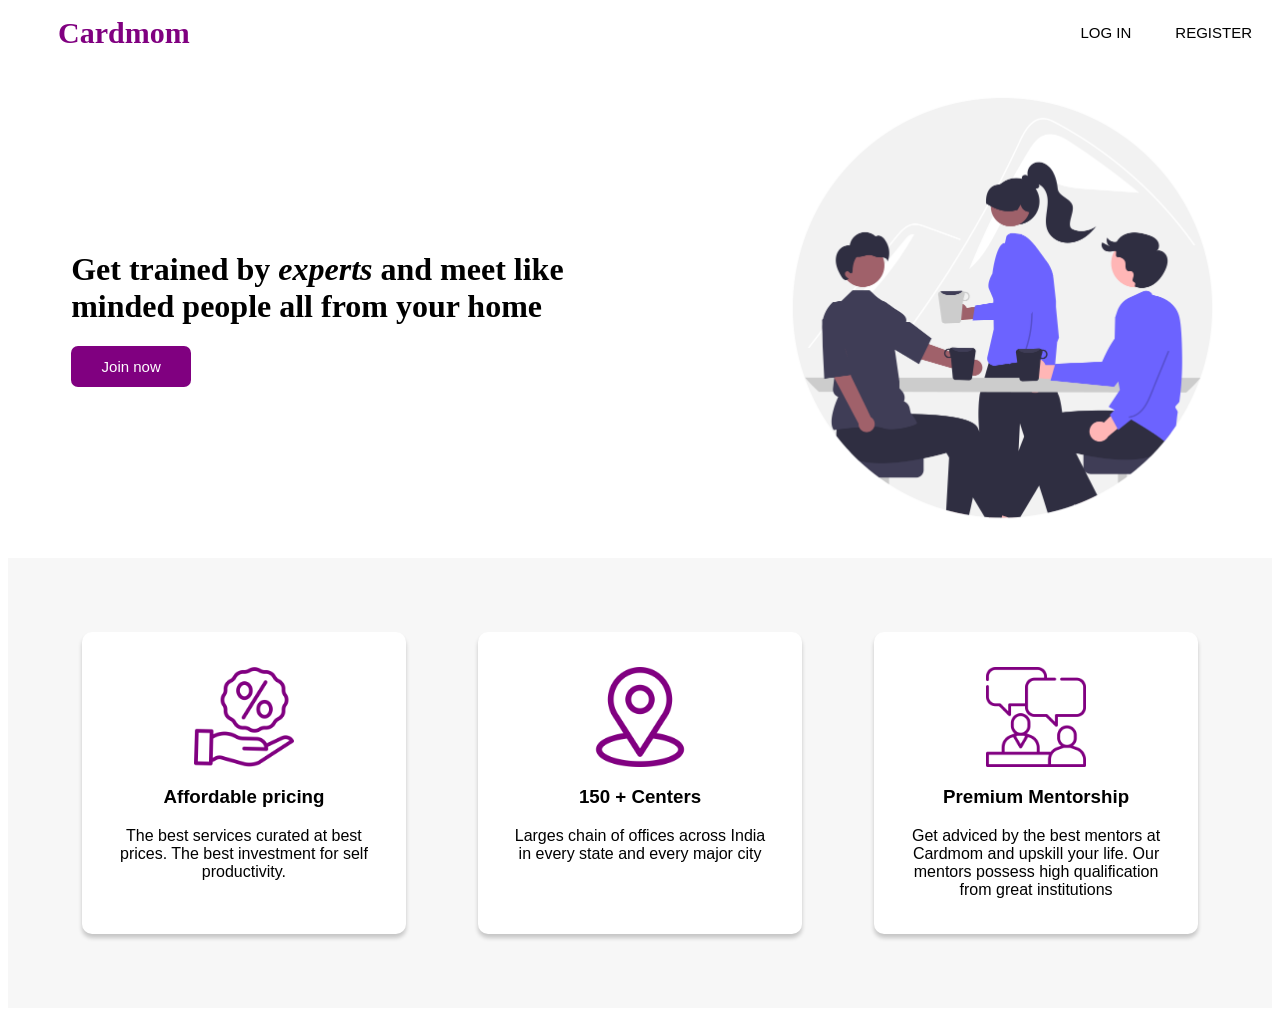
<file: Mini Projects/cardmom/index.html>
<!DOCTYPE html>
<html lang="en" dir="ltr">

<head>
  <meta charset="utf-8">
  <title>Welcome to Cardmom</title>

  <link rel="stylesheet" href="style.css">

  <link rel="stylesheet" href="https://cdn-uicons.flaticon.com/uicons-regular-rounded/css/uicons-regular-rounded.css">
</head>
</head>

<body>
  <div class="container">
    <nav>
      <label class="logo"> <b> Cardmom </b></label>

      <ul>
        <li>LOG IN</li>
        <li>REGISTER</li>
      </ul>
    </nav>

    <div class="banner">

      <div class="banner-box">
        <h1 class="banner-text">
          Get trained by <em>experts</em> and meet like minded people all from your home
        </h1>
        <button type="button">Join now</button>
      </div>
      <img class="banner-img" src="images/conv.png" alt="">
    </div>

    <div class="features">

      <div class="feature">
        <img src="images/money.png" alt="">
        <h3>Affordable pricing</h3>
        <label>The best services curated at best prices. The best investment for self productivity.</label>
      </div>

      <div class="feature">
        <img src="images/location.png" alt="">
        <h3>150 + Centers</h3>
        <label>Larges chain of offices across India in every state and every major city</label>
      </div>

      <div class="feature">
        <img src="images/mentor.png" alt="">
        <h3>Premium Mentorship</h3>
        <label>Get adviced by the best mentors at Cardmom and upskill your life. Our mentors possess high qualification from great institutions</label>
      </div>
    </div>

    <i class="fi fi-rr-home"></i>





</body>


</html>
</file>
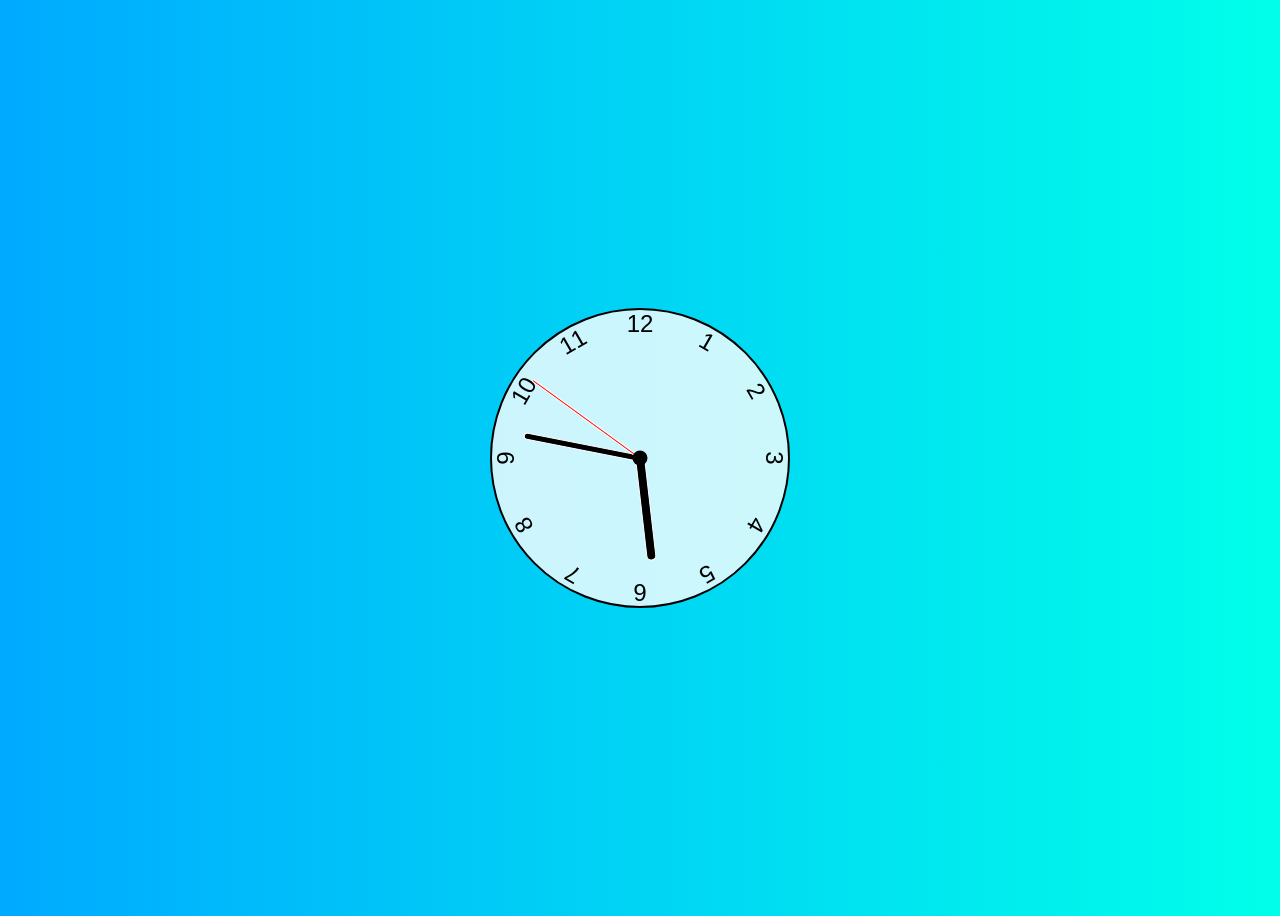
<file: Mini Projects/Clock/index.html>
<!DOCTYPE html>
<html lang="en">
<head>
  <meta charset="UTF-8">
  <meta name="viewport" content="width=device-width, initial-scale=1.0">
  <meta http-equiv="X-UA-Compatible" content="ie=edge">
  <link href="styles.css" rel="stylesheet">
  <script defer src="script.js"></script>
  <title>Clock</title>
</head>
<body>
  <div class="clock">
    <div class="hand hour" data-hour-hand></div>
    <div class="hand minute" data-minute-hand></div>
    <div class="hand second" data-second-hand></div>
    <div class="number number1">1</div>
    <div class="number number2">2</div>
    <div class="number number3">3</div>
    <div class="number number4">4</div>
    <div class="number number5">5</div>
    <div class="number number6">6</div>
    <div class="number number7">7</div>
    <div class="number number8">8</div>
    <div class="number number9">9</div>
    <div class="number number10">10</div>
    <div class="number number11">11</div>
    <div class="number number12">12</div>
  </div>
</body>
</html>
</file>
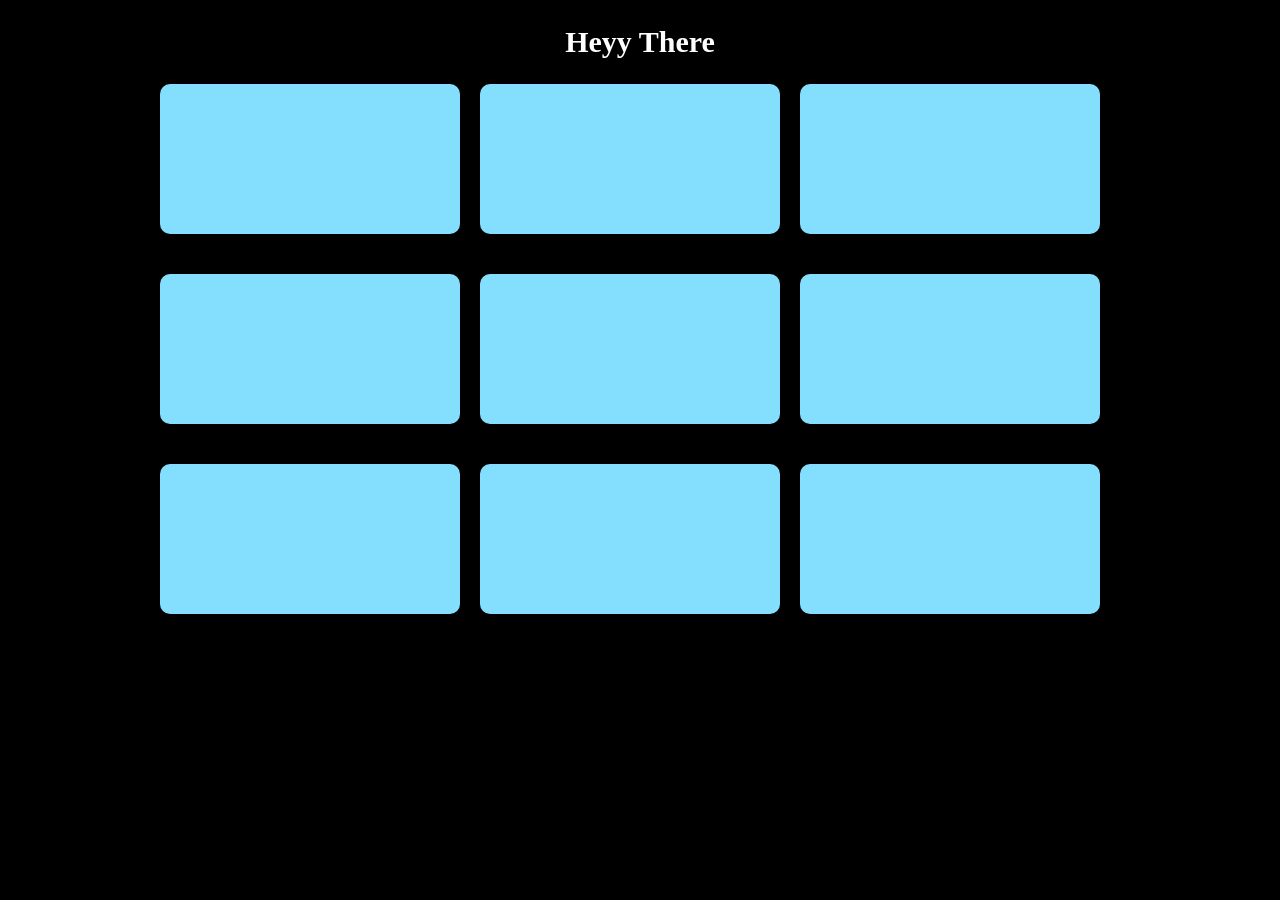
<file: Mini Projects/Grid/index.html>
<!DOCTYPE html>
<html lang="en" dir="ltr">
  <head>
    <meta charset="utf-8">
    <title>Grid</title>
    <link rel="stylesheet" href="style.css">
  </head>
  <body>
    <nav>
          <h1>Heyy There</h1>
    </nav>
         <div class="main">
             <div class="row">
                 <div class="box">

                 </div>
                 <div class="box">

                 </div>
                 <div class="box">

                 </div>
             </div>

             <div class="row">
                 <div class="box">

                 </div>
                 <div class="box">

                 </div>
                 <div class="box">

                 </div>
             </div>

             <div class="row">
                 <div class="box">

                 </div>
                 <div class="box">

                 </div>
                 <div class="box">

                 </div>
             </div>

         </div>
  </body>
</html>
</file>
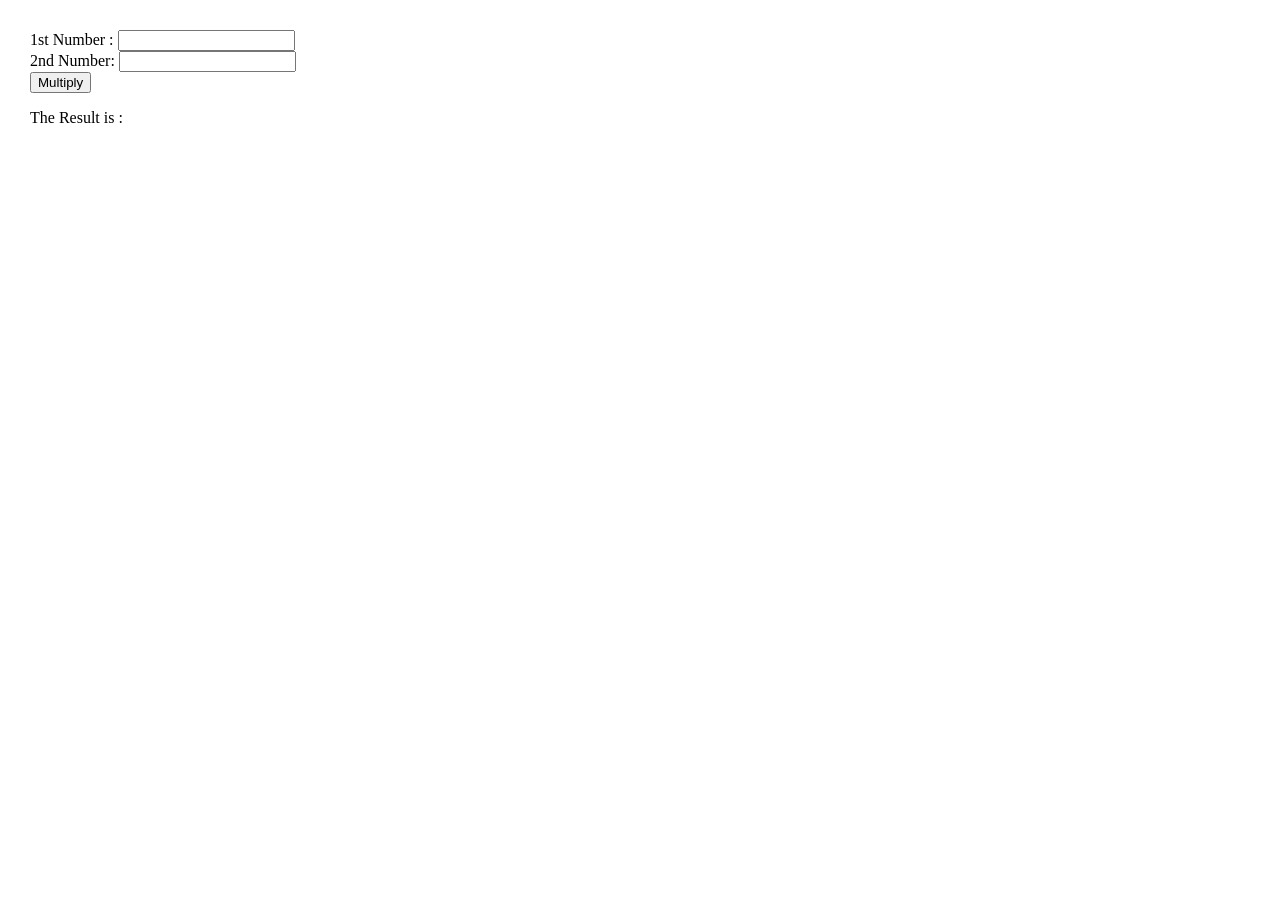
<file: Basic/code/program_32.html>
<!DOCTYPE html>
<html>
  
<head>
  <style type="text/css">
    body {
      margin: 30px;
    }
  </style>
</head>
  
<body>
  <form>
    1st Number : <input type="text" 
    id="firstNumber" /><br>
    2nd Number: <input type="text" 
    id="secondNumber" /><br>
    <input type="button" onClick="multiplyBy()" 
    Value="Multiply" /><br>
  </form>
  
  <p>The Result is : <br>
   <span id = "result"></span>
  </p>
  
  
  <script>
    function multiplyBy()
    {
      num1 = document.getElementById(
        "firstNumber").value;
      num2 = document.getElementById(
        "secondNumber").value;
      document.getElementById(
        "result").innerHTML = num1 * num2;
    }
  </script>
</body>
  
</html>
</file>
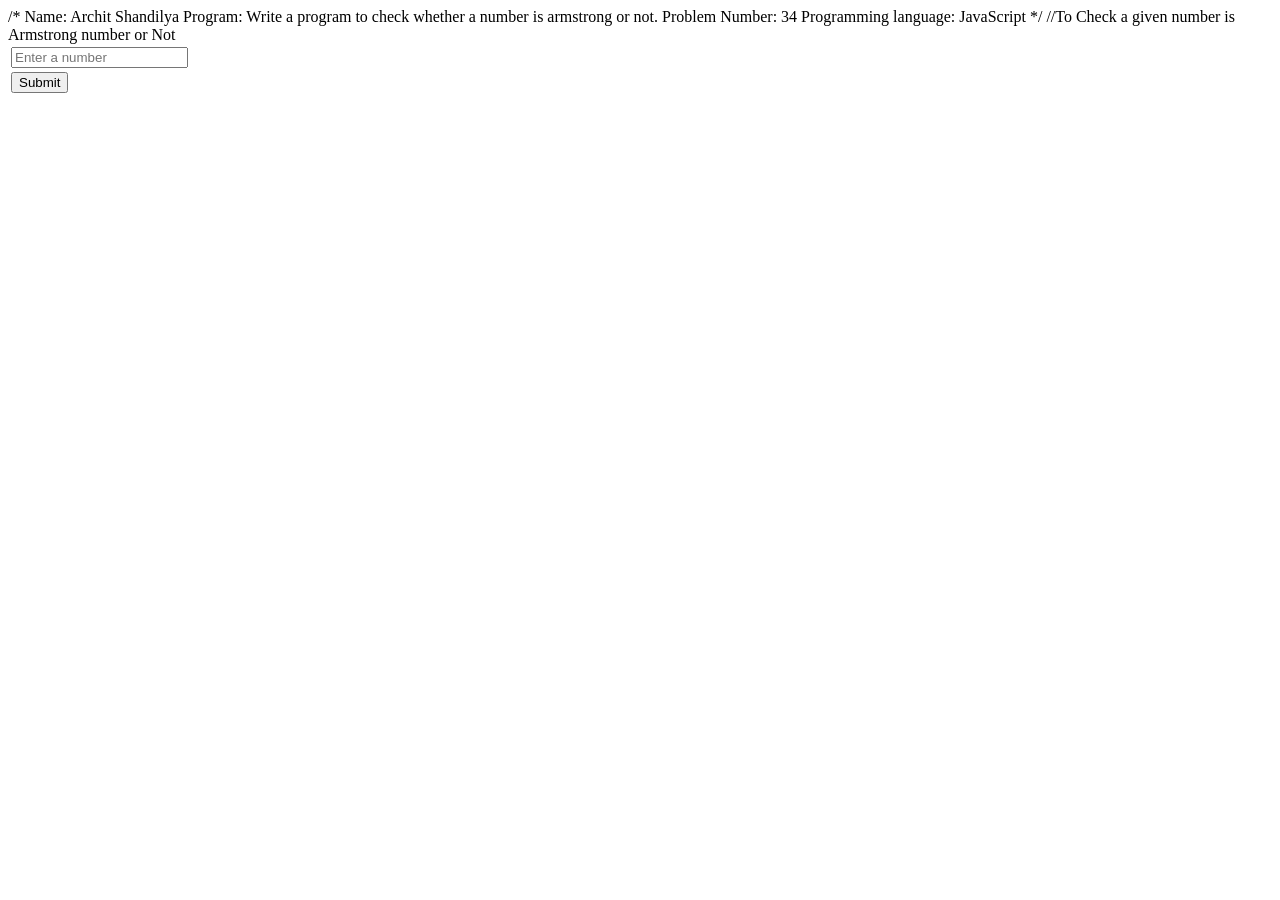
<file: Basic/JavaScript/problem_34.html>
/*
Name: Archit Shandilya
Program: Write a program to check whether a number is armstrong or not.
Problem Number: 34
Programming language: JavaScript

*/

//To Check a given number is Armstrong number or Not
<html>
<head>
<title>JavaScript program to Check a given number is Armstrong number or Not</title>
</head>
<body>
<table>
<tr>
<td> <input type="text" name="a" id="first" placeholder="Enter a number"> </td>
</tr>
<tr>
<td> <button onclick="armstrong ()" >Submit</button> </td>
</tr>
</table>
<div id ="num"></div>
</body>

<script type="text/javascript">
function armstrong()
{
var r,n,sum = 0;
n = parseInt(document.getElementById ("first").value);
n1 = n;
while(n > 0)
{
r = n%10;
sum = sum+(r*r*r);
n = parseInt(n/10);
}
if(sum == n1)
{
document.getElementById ("num").innerHTML = n1+" is an Armstrong number ";
}
else
{
document.getElementById ("num").innerHTML = n1+" is not an Armstrong number";
}
}
</script>
</html>
</file>
<file: Mini Projects/cardmom/style.css>
ul {
  list-style: none;
}

li {
  display: inline;
  margin: 0 20px;
  font-size: 15px;
  font-family: sans-serif;
  cursor: pointer;
}

li:hover{
  color: purple;
  font-weight: bold;
}

nav {
  display: flex;
  justify-content: space-between;
  align-items: center;
}

.space {
  width: 63%;
}

.logo {
  font-size: 30px;
  margin-left: 50px;
  color: purple;
}

.banner {
  display: flex;
  align-items: center;
  justify-content: space-between;
}

.banner-img {
  height: 500px;
}

.banner-text {
  width: 500px;
}

.banner-box {
  padding-left: 5%;
}

button {
  background-color: purple;
  color: white;
  border: none;
  padding: 12px;
  border-radius: 7px;
  width: 120px;
  font-size: 15px;
  cursor: pointer;
}

.features {
  display: flex;
  justify-content: center;
  padding: 3%;
  background-color: #f7f7f7;
  width: fill;

}

.feature {
  display: flex;
  flex-direction: column;
  align-items: center;
  width: 30%;
  box-shadow: 0 4px 4px 0 rgba(0, 0, 0, 0.2);
  transition: 0.3s;
  border-radius: 10px;
  margin: 3%;
  padding: 3%;
  cursor: pointer;
  background-color: white;
  font-family: sans-serif;
}

.feature:hover{
    box-shadow: 0 10px 15px 0 rgba(0, 0, 0, 0.2);
}

.feature>img {
  height: 100px;
  width: 100px;
}

label {
  text-align: center;
  font-size: 1rem;
}

h3{
  text-align: center;
}

@media all and (max-width:1000px) {
  .banner {
    display: inline-block;
    width: 100%;
  }

  .banner-box {
    padding-left: 3%;
  }

  .banner-text {
    font-size: 100px;
    width: 80%;
  }

  button {
    background-color: purple;
    color: white;
    border: none;
    padding: 50px;
    border-radius: 18px;
    width: 50%;
    font-size: 50px;
  }

  .logo {
    font-size: 60px;
    margin: 50px;
    color: purple;
  }

  .banner-img {
    width: 80%;
    height: auto;
  }

  li {
    display: inline;
    margin: 0 10px;
    font-size: 35px;
    font-family: sans-serif;
  }

  .space {
    width: 20%;
  }

  .feature{
    width: 100%;
    border-radius: 20px;
    padding: 5%;
  }

  .features{
     flex-wrap: wrap;
  }

  .feature > h3 {
    font-size: 36px;

  }

  .feature > label{

    font-size: 24px;

  }

  .feature>img {
    height: 150px;
    width: 150px;
  }

}
</file>
<file: Mini Projects/Clock/styles.css>
*, *::after, *::before {
    box-sizing: border-box;
    font-family: Gotham Rounded, sans-serif;
  }
  
  body {
    background: linear-gradient(to right, hsl(200, 100%, 50%), hsl(175, 100%, 50%));
    display: flex;
    justify-content: center;
    align-items: center;
    min-height: 100vh;
    overflow: hidden;
  }
  
  .clock {
    width: 300px;
    height: 300px;
    background-color: rgba(255, 255, 255, .8);
    border-radius: 50%;
    border: 2px solid black;
    position: relative;
  }
  
  .clock .number {
    --rotation: 0;
    position: absolute;
    width: 100%;
    height: 100%;
    text-align: center;
    transform: rotate(var(--rotation));
    font-size: 1.5rem;
  }
  
  .clock .number1 { --rotation: 30deg; }
  .clock .number2 { --rotation: 60deg; }
  .clock .number3 { --rotation: 90deg; }
  .clock .number4 { --rotation: 120deg; }
  .clock .number5 { --rotation: 150deg; }
  .clock .number6 { --rotation: 180deg; }
  .clock .number7 { --rotation: 210deg; }
  .clock .number8 { --rotation: 240deg; }
  .clock .number9 { --rotation: 270deg; }
  .clock .number10 { --rotation: 300deg; }
  .clock .number11 { --rotation: 330deg; }
  
  .clock .hand {
    --rotation: 0;
    position: absolute;
    bottom: 50%;
    left: 50%;
    border: 1px solid white;
    border-top-left-radius: 10px;
    border-top-right-radius: 10px;
    transform-origin: bottom;
    z-index: 10;
    transform: translateX(-50%) rotate(calc(var(--rotation) * 1deg));
  }
  
  .clock::after {
    content: '';
    position: absolute;
    background-color: black;
    z-index: 11;
    width: 15px;
    height: 15px;
    top: 50%;
    left: 50%;
    transform: translate(-50%, -50%);
    border-radius: 50%;
  }
  
  .clock .hand.second {
    width: 3px;
    height: 45%;
    background-color: red;
  }
  
  .clock .hand.minute {
    width: 7px;
    height: 40%;
    background-color: black;
  }
  
  .clock .hand.hour {
    width: 10px;
    height: 35%;
    background-color: black;
  }
</file>
<file: Mini Projects/Grid/style.css>
.box {
  height: 150px;
  width: 300px;
  margin-right: 20px;
  border-radius: 10px;
  background-color: #84DFFF;
  margin-bottom: 20px;
}

.box:hover {
  height: 280px;
  width: 560px;
  background: white;
  position: relative;
  box-shadow: 0px 0px 100vh 100vh rgba(0, 0, 0, 0.7);
  transition: 0.5s;
}

.row {
  display: flex;
  flex-direction: row;
  flex-wrap: wrap;
  align-items: center;
  margin-bottom: 20px;
}

h1 {
  color: white;
  text-align: center;
  font-size: 30px;
}

body {
  background-color: black;
}

.main {
  display: flex;
  flex-direction: column;
  flex-wrap: wrap;
  align-items: center;
}
</file>
